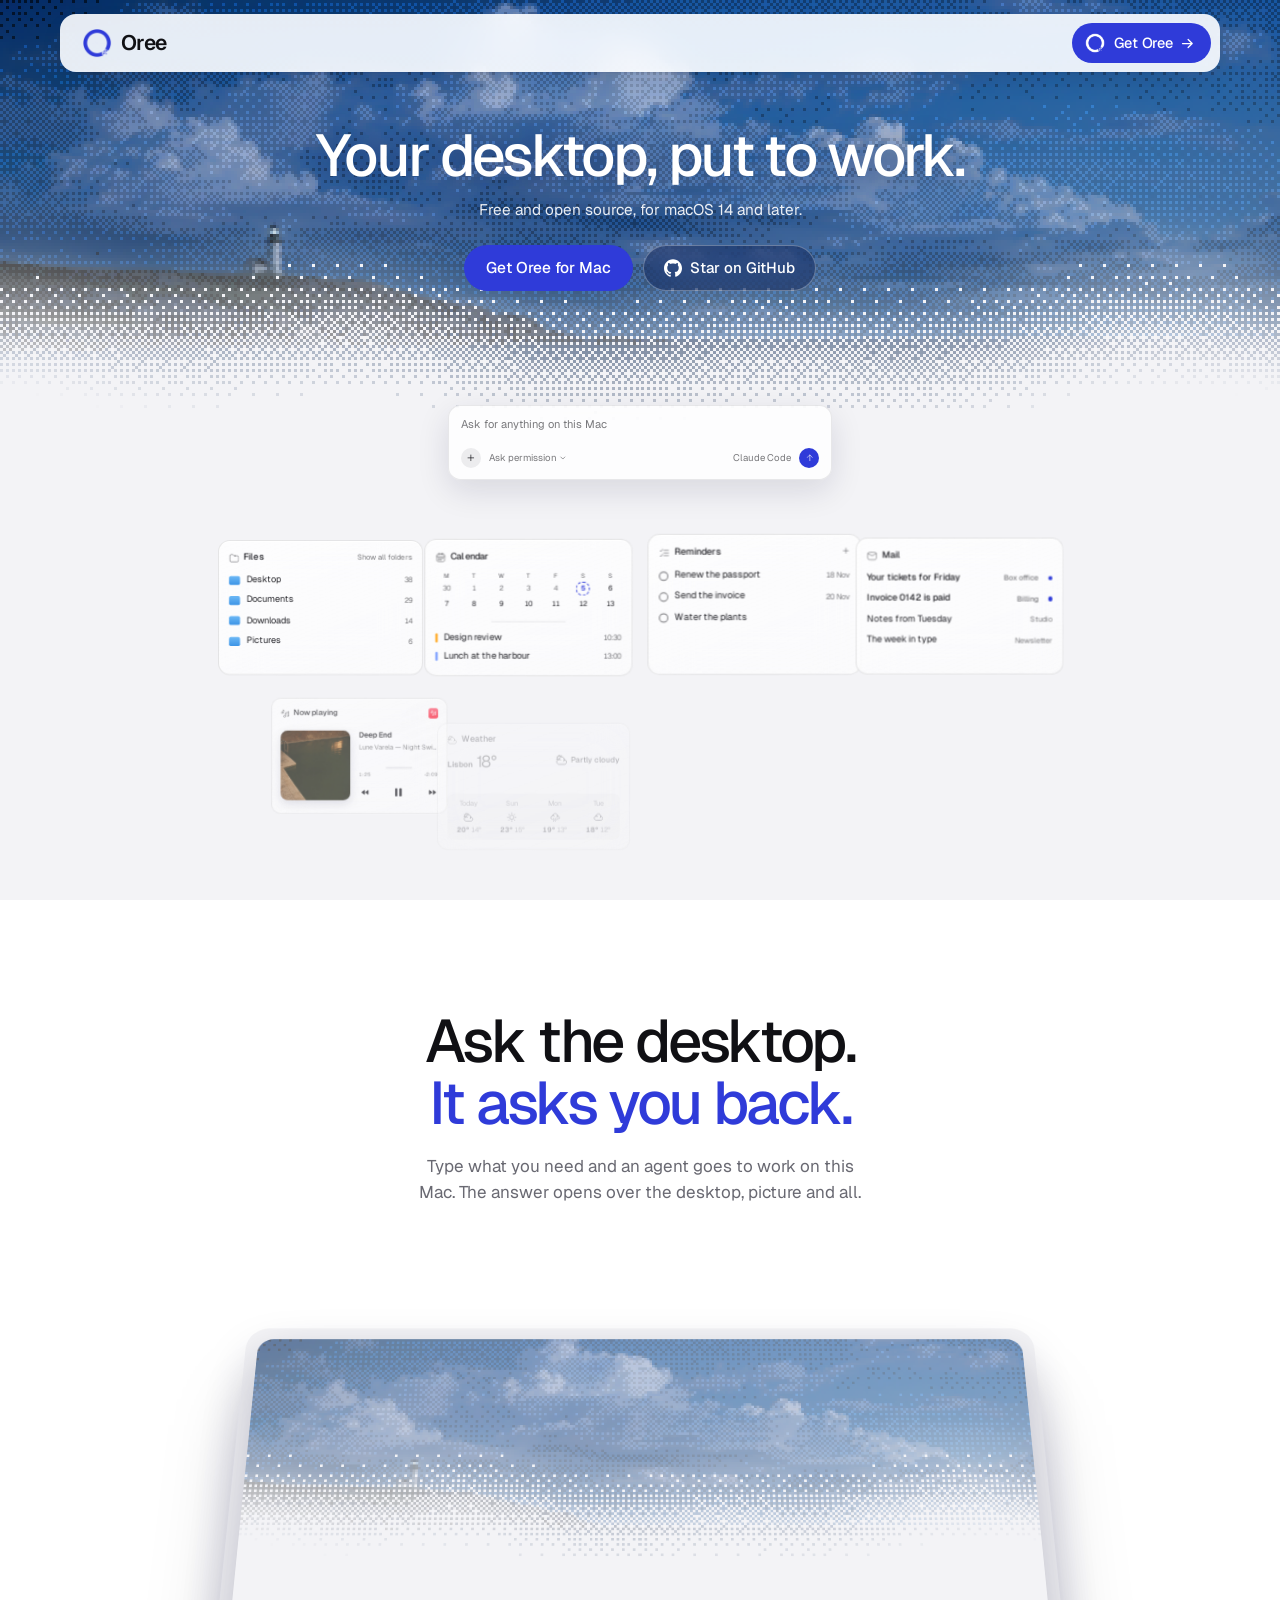
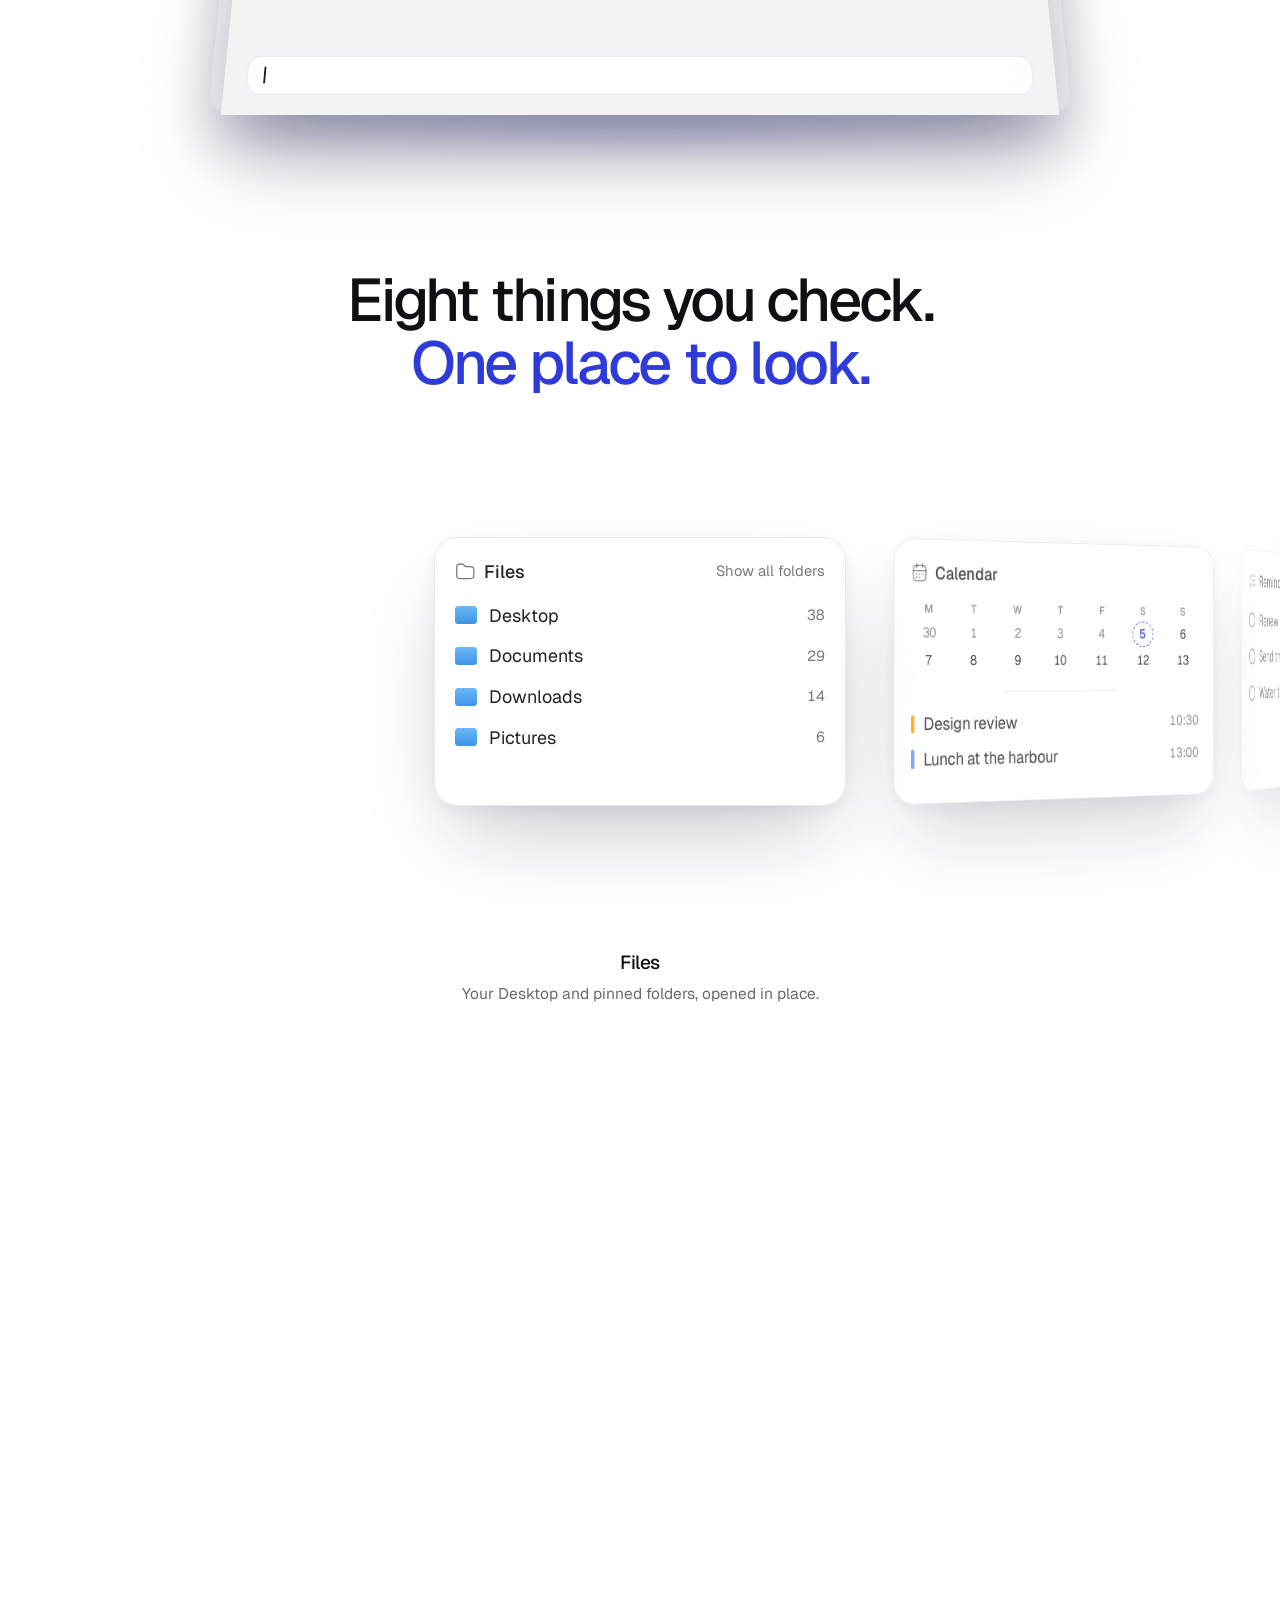
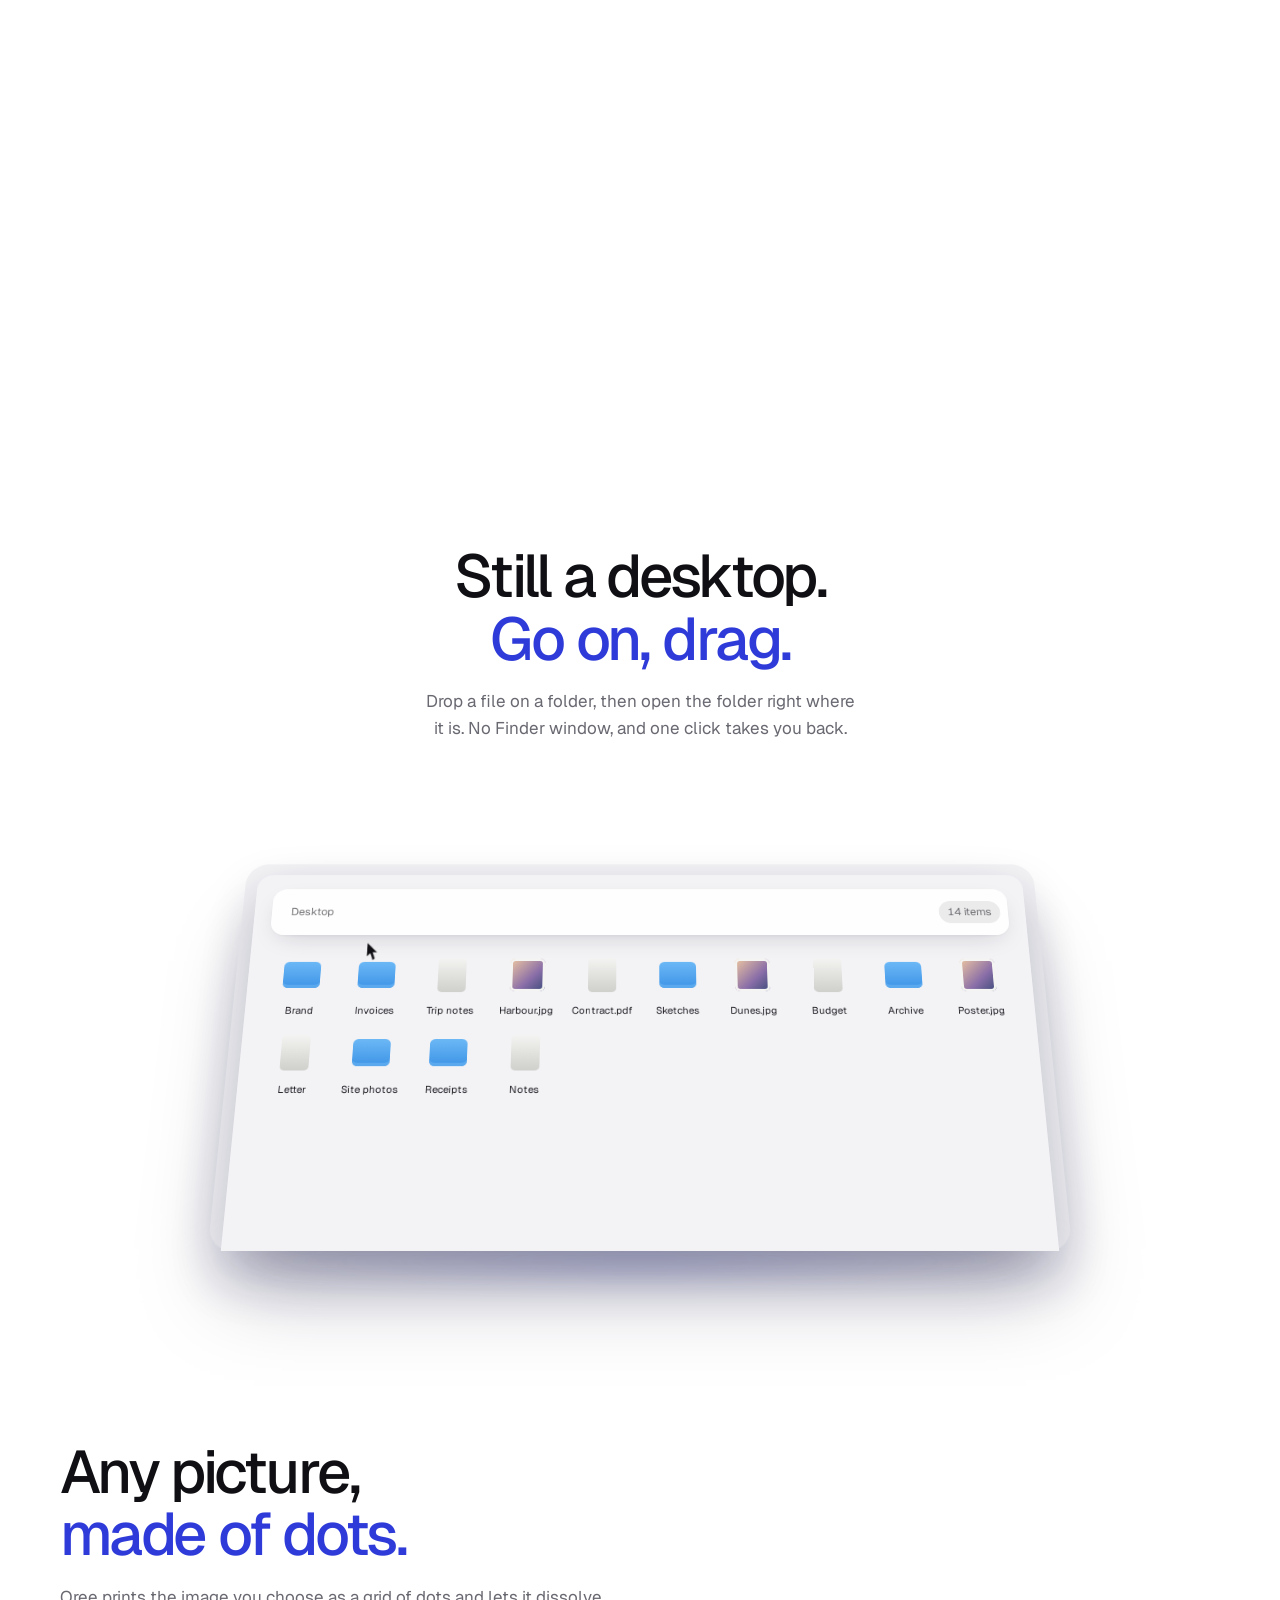
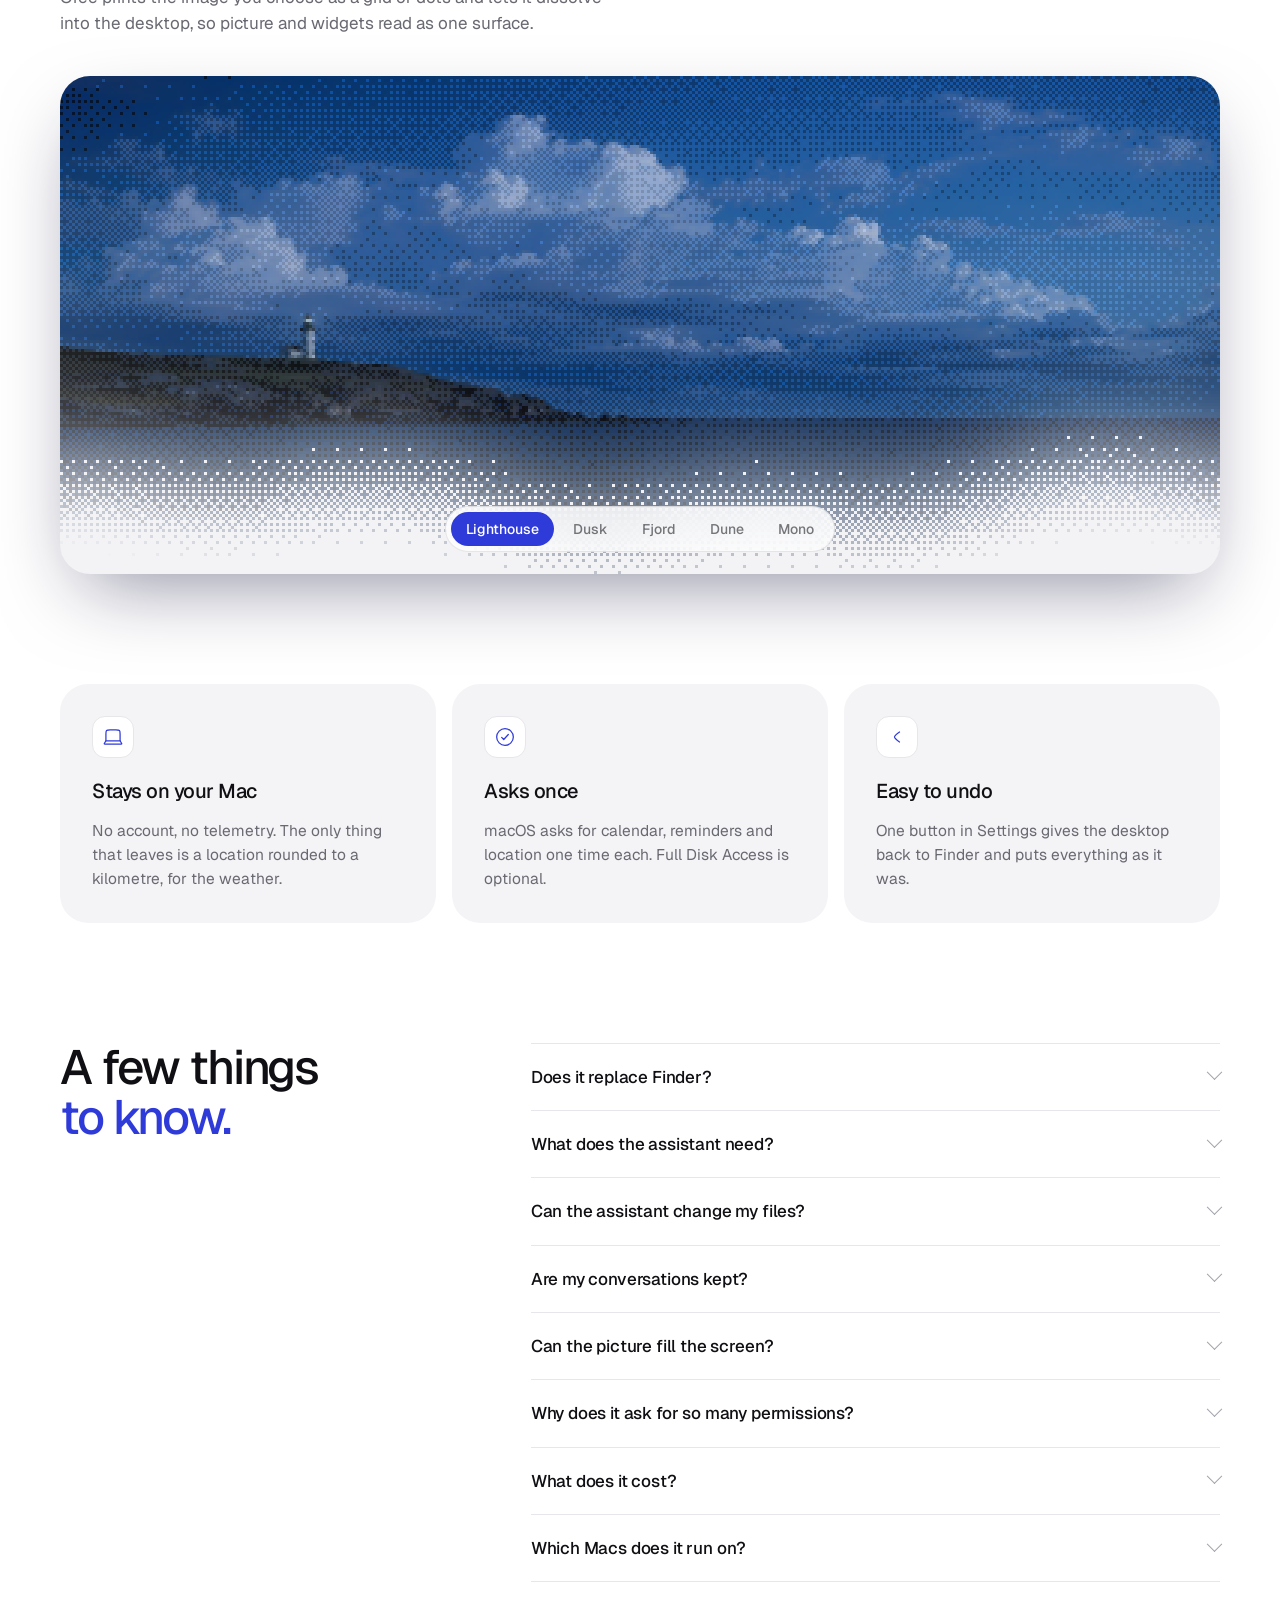
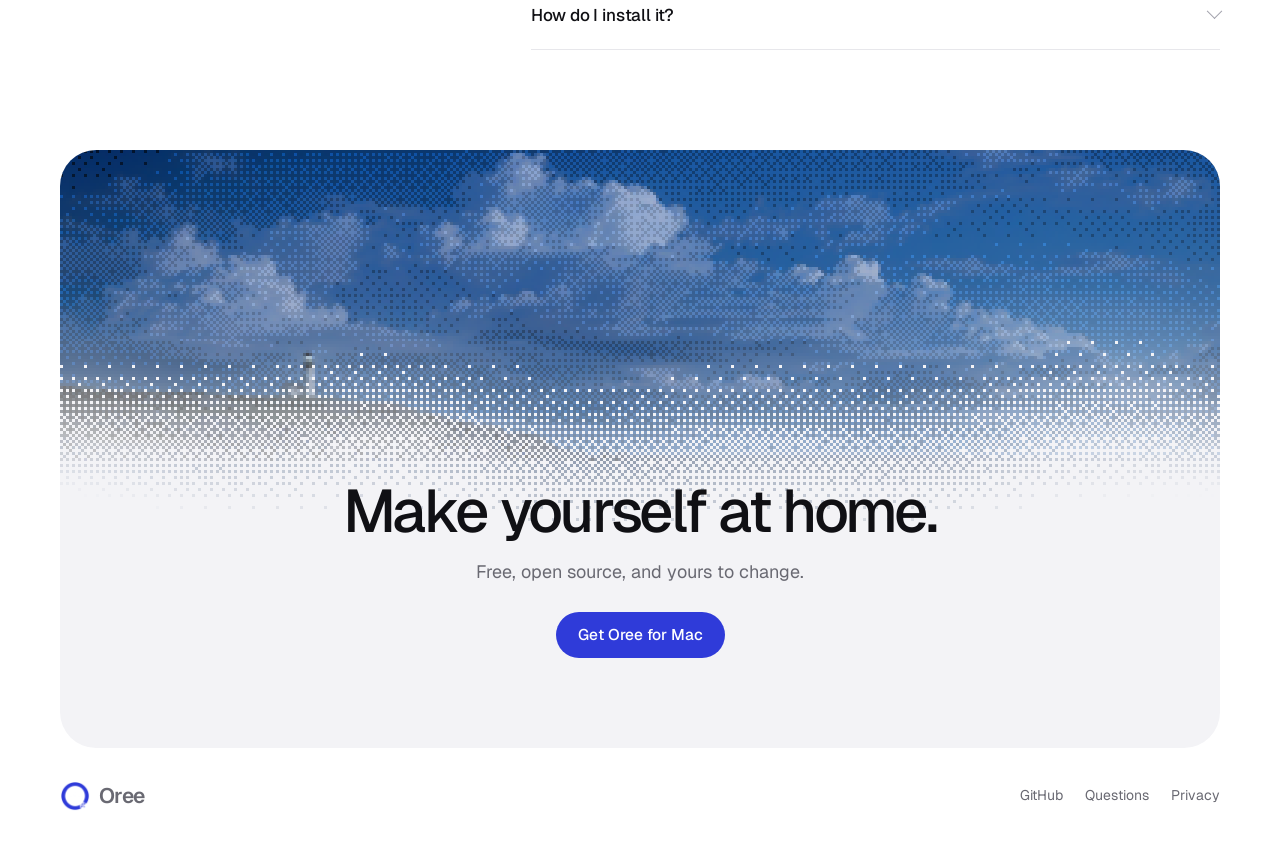
<file: site/index.html>
<!doctype html>
<html lang="en">
<head>
<meta charset="utf-8">
<meta name="viewport" content="width=device-width, initial-scale=1">
<title>Oree · Your desktop, put to work</title>
<meta name="description" content="Oree takes the place of the macOS desktop: a picture across the top, a box to ask for anything, and your files, calendar, mail and music underneath. Free and open source.">
<meta property="og:title" content="Oree · Your desktop, put to work">
<meta property="og:description" content="A macOS desktop with widgets and an assistant. Free and open source.">
<meta property="og:type" content="website">
<meta property="og:url" content="https://oree.space">
<meta property="og:image" content="https://oree.space/og.jpg?v=2">
<meta property="og:image:width" content="1200">
<meta property="og:image:height" content="630">
<meta property="og:image:alt" content="Oree, written in white over a lighthouse on the coast at dusk">
<meta name="twitter:card" content="summary_large_image">
<meta name="twitter:image" content="https://oree.space/og.jpg?v=2">
<meta name="theme-color" content="#ffffff">
<link rel="icon" type="image/png" href="favicon.png">
<link rel="apple-touch-icon" href="apple-touch-icon.png">
<link rel="preconnect" href="https://fonts.googleapis.com">
<link rel="preconnect" href="https://fonts.gstatic.com" crossorigin>
<link href="https://fonts.googleapis.com/css2?family=Geist:wght@300;400;500;600&family=Geist+Mono:wght@400;500&display=swap" rel="stylesheet">
<link rel="stylesheet" href="style.css">
</head>
<body>

<!-- A card that floats over the page as it scrolls. -->
<header class="nav">
  <div class="bar">
    <a class="brand" href="#top" aria-label="Oree, to the top"><span class="mark" aria-hidden="true"></span>Oree</a>
    <a class="get" href="https://github.com/barisbuild/oree">
      <img src="mark.png" alt="" width="20" height="20">
      <span>Get Oree</span>
      <svg data-icon="arrowLong"></svg>
    </a>
  </div>
</header>

<main id="top">

  <!-- The clutter of a desktop gathers into Oree's widgets. -->
  <section class="sw" data-sw aria-labelledby="headline">
    <div class="sw-scene" data-scene>

      <div class="sw-desk" data-desk aria-hidden="true">
        <canvas class="picture sw-photo" data-picture data-hero-picture></canvas>
        <div class="sw-menubar"><span></span><b>Finder</b><i>File</i><i>Edit</i><i>View</i><i>Go</i><em>Sat 14 Nov&ensp;9:41</em></div>
        <div class="sw-box" data-box>
          <span class="sw-prompt">Ask for anything on this Mac</span>
          <div class="sw-row"><b><svg data-icon="plus"></svg></b><span class="perm">Ask permission<svg data-icon="chevronDown"></svg></span><span class="agent">Claude Code</span><b class="send"><svg data-icon="arrowUp"></svg></b></div>
        </div>
        <div class="sw-cards" data-cards></div>
        <p class="sw-mess" data-mess aria-hidden="true">Your desktop is messy and boring.</p>
      </div>

      <div class="sw-items" data-items aria-hidden="true"></div>

      <!-- What stays once the desktop fills the screen. -->
      <div class="sw-end">
        <h1 class="sw-end-title" id="headline">Your desktop, put to work.</h1>
        <p class="sw-end-line">Free and open source, for macOS 14 and later.</p>
        <div class="sw-end-actions">
          <a class="button" href="https://github.com/barisbuild/oree">Get Oree for Mac</a>
          <a class="badge" href="https://github.com/barisbuild/oree"><svg viewBox="0 0 24 24" aria-hidden="true"><path fill="currentColor" d="M12 .297c-6.63 0-12 5.373-12 12 0 5.303 3.438 9.8 8.205 11.385.6.113.82-.258.82-.577 0-.285-.01-1.04-.015-2.04-3.338.724-4.042-1.61-4.042-1.61C4.422 18.07 3.633 17.7 3.633 17.7c-1.087-.744.084-.729.084-.729 1.205.084 1.838 1.236 1.838 1.236 1.07 1.835 2.809 1.305 3.495.998.108-.776.417-1.305.76-1.605-2.665-.3-5.466-1.332-5.466-5.93 0-1.31.465-2.38 1.235-3.22-.135-.303-.54-1.523.105-3.176 0 0 1.005-.322 3.3 1.23.96-.267 1.98-.399 3-.405 1.02.006 2.04.138 3 .405 2.28-1.552 3.285-1.23 3.285-1.23.645 1.653.24 2.873.12 3.176.765.84 1.23 1.91 1.23 3.22 0 4.61-2.805 5.625-5.475 5.92.42.36.81 1.096.81 2.22 0 1.606-.015 2.896-.015 3.286 0 .315.21.69.825.57C20.565 22.092 24 17.592 24 12.297c0-6.627-5.373-12-12-12"/></svg>Star on GitHub</a>
        </div>
      </div>
    </div>
  </section>

  <!-- The assistant: words centred, the conversation on a screen that
       starts tipped back and lies flat as it comes into view, with what
       matters about it floating at different depths in front. -->
  <section class="tilt-section" id="assistant" aria-labelledby="assistant-title">
    <div class="head centred" data-reveal>
      <h2 id="assistant-title">Ask the desktop.<br><span>It asks you back.</span></h2>
      <p>Type what you need and an agent goes to work on this Mac. The answer opens over the desktop, picture and all.</p>
    </div>
    <div class="tilt-stage" data-reveal style="--i:1">
      <div class="tilt-screen">
        <div class="app chat" aria-label="An example conversation">
          <canvas class="picture" data-picture aria-hidden="true"></canvas>
          <div class="thread" data-thread></div>
          <div class="thinking" data-thinking aria-hidden="true"><span class="dots"><i></i><i></i><i></i><i></i><i></i><i></i><i></i><i></i><i></i></span><em>Thinking</em><small data-elapsed>0.0s</small></div>
          <div class="reply"><span data-typing></span><b></b></div>
        </div>
      </div>
      <ul class="tilt-notes">
        <li style="--n:0"><span class="tile"><svg data-icon="activity"></svg></span>Works through Claude Code, on your own account</li>
        <li style="--n:1"><span class="tile"><svg data-icon="checkCircle"></svg></span>Shows you each change before it is made</li>
        <li style="--n:2"><span class="tile"><svg data-icon="laptop"></svg></span>Keeps no keys and has no account of its own</li>
      </ul>
    </div>
  </section>

  <!-- The eight widgets on a curve, turned by scrolling. -->
  <section class="round" id="widgets" data-round aria-labelledby="round-title">
    <div class="pin">
      <div class="head">
        <h2 id="round-title">Eight things you check.<br><span>One place to look.</span></h2>
      </div>
      <div class="curve"><div class="wheel" data-wheel></div></div>
      <p class="about" data-about><strong></strong><span></span></p>
    </div>
  </section>

  <!-- The files, centred on a screen that lies flat as it arrives. -->
  <section class="tilt-section" id="files" aria-labelledby="files-title">
    <div class="head centred" data-reveal>
      <h2 id="files-title">Still a desktop.<br><span>Go on, drag.</span></h2>
      <p>Drop a file on a folder, then open the folder right where it is. No Finder window, and one click takes you back.</p>
    </div>
    <div class="tilt-stage" data-reveal style="--i:1">
      <div class="tilt-screen">
        <div class="app files" data-files aria-label="A file is dragged into a folder, and the folder opens in place">
          <div class="bar"><span class="path" data-path><svg data-icon="arrowLeft"></svg><em data-where>Desktop</em></span><span class="count" data-count></span></div>
          <div class="icons" data-icons></div>
          <i class="pointer" data-pointer></i>
        </div>
      </div>
      <ul class="tilt-notes">
        <li style="--n:0"><span class="tile"><svg data-icon="folder"></svg></span>Folders open in place, not in a window</li>
        <li style="--n:1"><span class="tile"><svg data-icon="cursor"></svg></span>Reorder, drop into folders, drag out to other apps</li>
        <li style="--n:2"><span class="tile"><svg data-icon="search"></svg></span>Stacks by kind, search, rename, compress</li>
      </ul>
    </div>
  </section>

  <section class="print" id="picture" aria-labelledby="picture-title">
    <div class="head" data-reveal>
      <h2 id="picture-title">Any picture,<br><span>made of dots.</span></h2>
      <p>Oree prints the image you choose as a grid of dots and lets it dissolve into the desktop, so picture and widgets read as one surface.</p>
    </div>
    <div class="plate" data-reveal style="--i:1">
      <canvas class="picture" data-picture data-resolve aria-hidden="true"></canvas>
      <div class="swatches" role="group" aria-label="Try a picture">
        <button type="button" data-look="photo" aria-pressed="true">Lighthouse</button>
        <button type="button" data-look="dusk" aria-pressed="false">Dusk</button>
        <button type="button" data-look="fjord" aria-pressed="false">Fjord</button>
        <button type="button" data-look="dune" aria-pressed="false">Dune</button>
        <button type="button" data-look="mono" aria-pressed="false">Mono</button>
      </div>
    </div>
  </section>

  <section class="trio" aria-label="Privacy">
    <div data-reveal><span class="tile"><svg data-icon="laptop"></svg></span><h3>Stays on your Mac</h3><p>No account, no telemetry. The only thing that leaves is a location rounded to a kilometre, for the weather.</p></div>
    <div data-reveal style="--i:1"><span class="tile"><svg data-icon="checkCircle"></svg></span><h3>Asks once</h3><p>macOS asks for calendar, reminders and location one time each. Full Disk Access is optional.</p></div>
    <div data-reveal style="--i:2"><span class="tile"><svg data-icon="arrowLeft"></svg></span><h3>Easy to undo</h3><p>One button in Settings gives the desktop back to Finder and puts everything as it was.</p></div>
  </section>

  <section class="faq" id="questions" aria-labelledby="faq-title">
    <h2 id="faq-title" data-reveal>A few things<br><span>to know.</span></h2>
    <div class="list" data-reveal style="--i:1">
      <details><summary>Does it replace Finder?</summary><p>No. Oree stands in for Finder's desktop, the layer behind your windows. Finder itself keeps running, your files stay where they are, and "Show in Finder" still opens Finder.</p></details>
      <details><summary>What does the assistant need?</summary><p>Claude Code installed and signed in on your Mac. Oree drives it and holds no keys of its own. Without it, the widgets and files still work.</p></details>
      <details><summary>Can the assistant change my files?</summary><p>Yes, and it asks first. Oree shows you each change with Allow and Don't allow before it is made. If you would rather it did not ask, Bypass permissions lets it act on its own, once you have accepted the risk.</p></details>
      <details><summary>Are my conversations kept?</summary><p>Yes, on your Mac, in Oree's own folder. They come back when Oree starts again, and the agent picks each one up where it left off.</p></details>
      <details><summary>Can the picture fill the screen?</summary><p>Yes. In Settings, choose Full screen and the picture runs to every edge, with the widgets as glass over it. At the top, it fades into the desktop instead.</p></details>
      <details><summary>Why does it ask for so many permissions?</summary><p>Each one feeds a widget: Calendars and Reminders for theirs, Location for the weather, your folders for the files. macOS asks once for each, every one is optional, and nothing you allow leaves your Mac. The <a href="privacy.html">privacy page</a> lists them all.</p></details>
      <details><summary>What does it cost?</summary><p>Nothing. Oree is open source under the MIT licence. The assistant uses your own Claude plan.</p></details>
      <details><summary>Which Macs does it run on?</summary><p>macOS 14 or later. The glass surfaces need macOS 26; earlier versions get a frosted material instead.</p></details>
      <details><summary>How do I install it?</summary><p>For now you build it from source with one command, <code>./run.sh</code>. Xcode's command line tools are enough.</p></details>
    </div>
  </section>

  <section class="closing" data-reveal>
    <canvas class="picture" data-picture aria-hidden="true"></canvas>
    <h2>Make yourself at home.</h2>
    <p>Free, open source, and yours to change.</p>
    <a class="button" href="https://github.com/barisbuild/oree">Get Oree for Mac</a>
  </section>
</main>

<footer>
  <span class="brand"><span class="mark" aria-hidden="true"></span>Oree</span>
  <nav aria-label="Footer"><a href="https://github.com/barisbuild/oree">GitHub</a><a href="#questions">Questions</a><a href="privacy.html">Privacy</a></nav>
</footer>

<script type="module" src="app.js"></script>
</body>
</html>
</file>
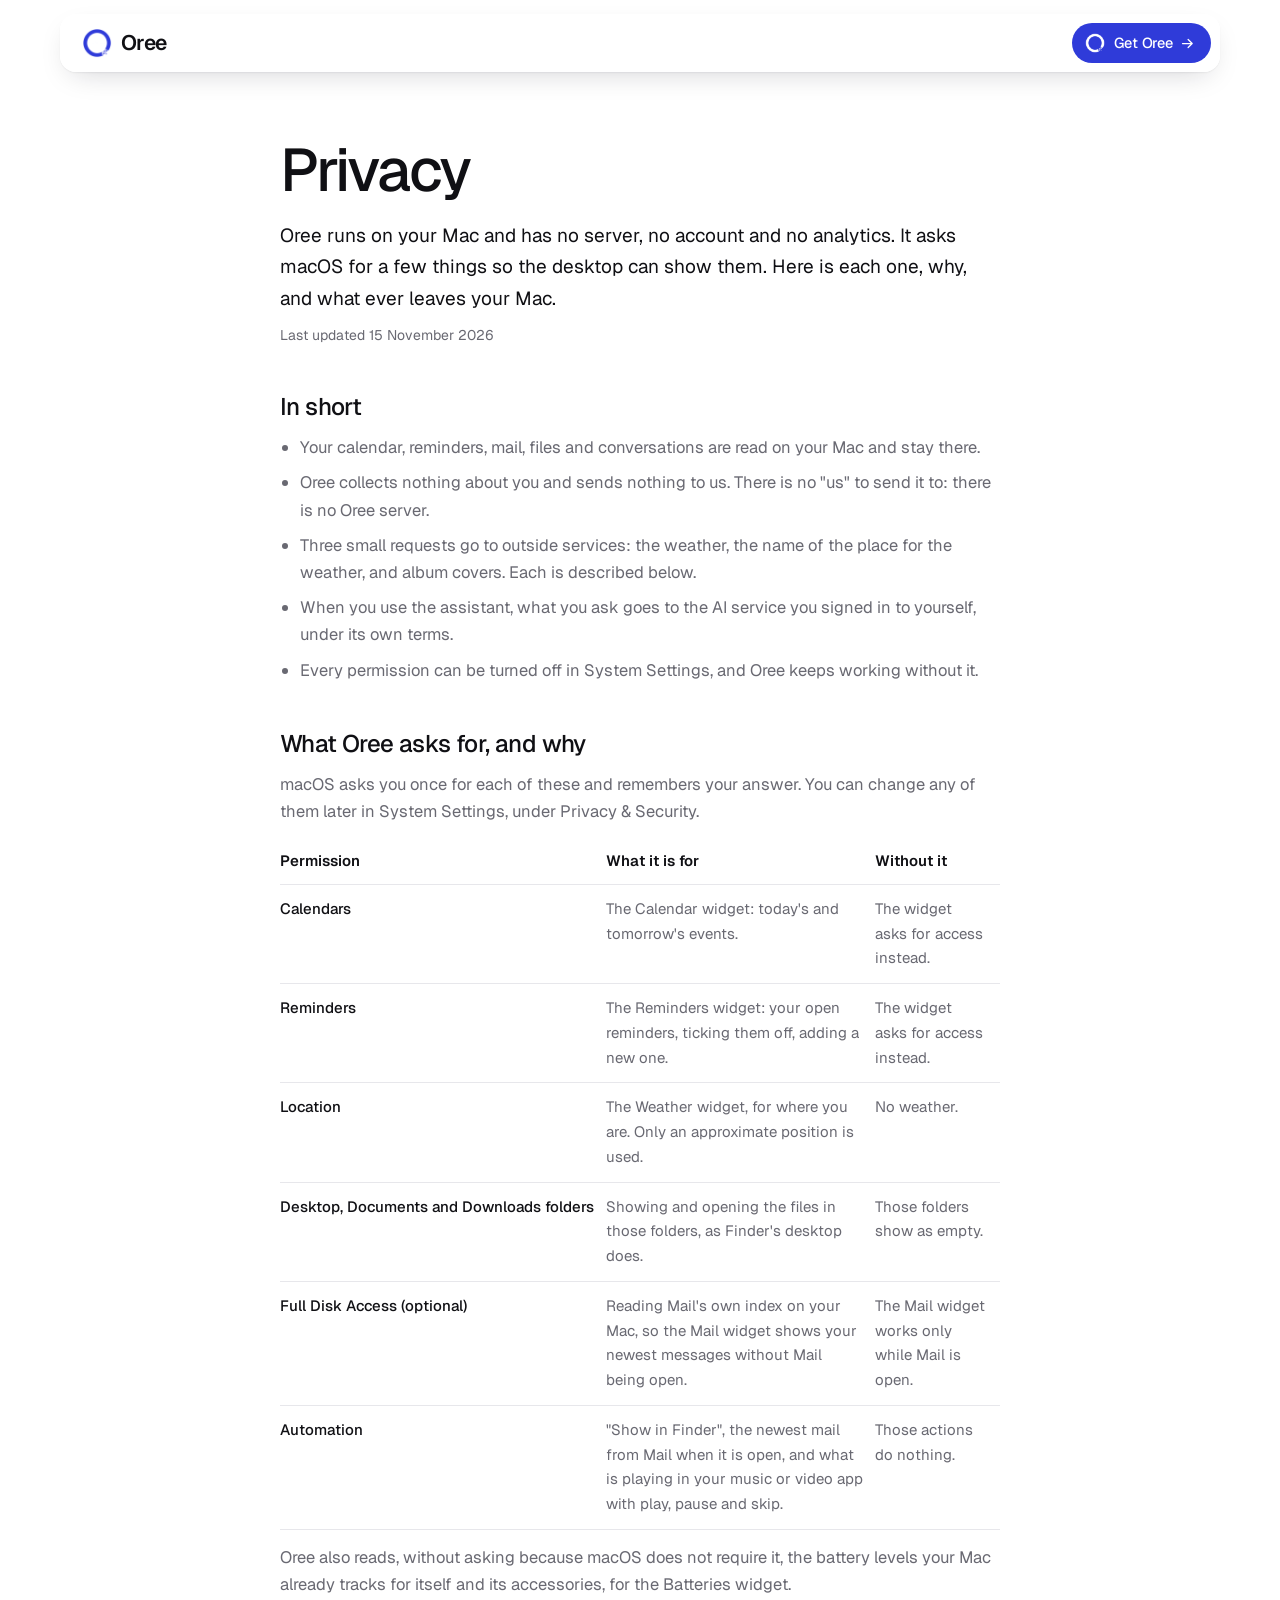
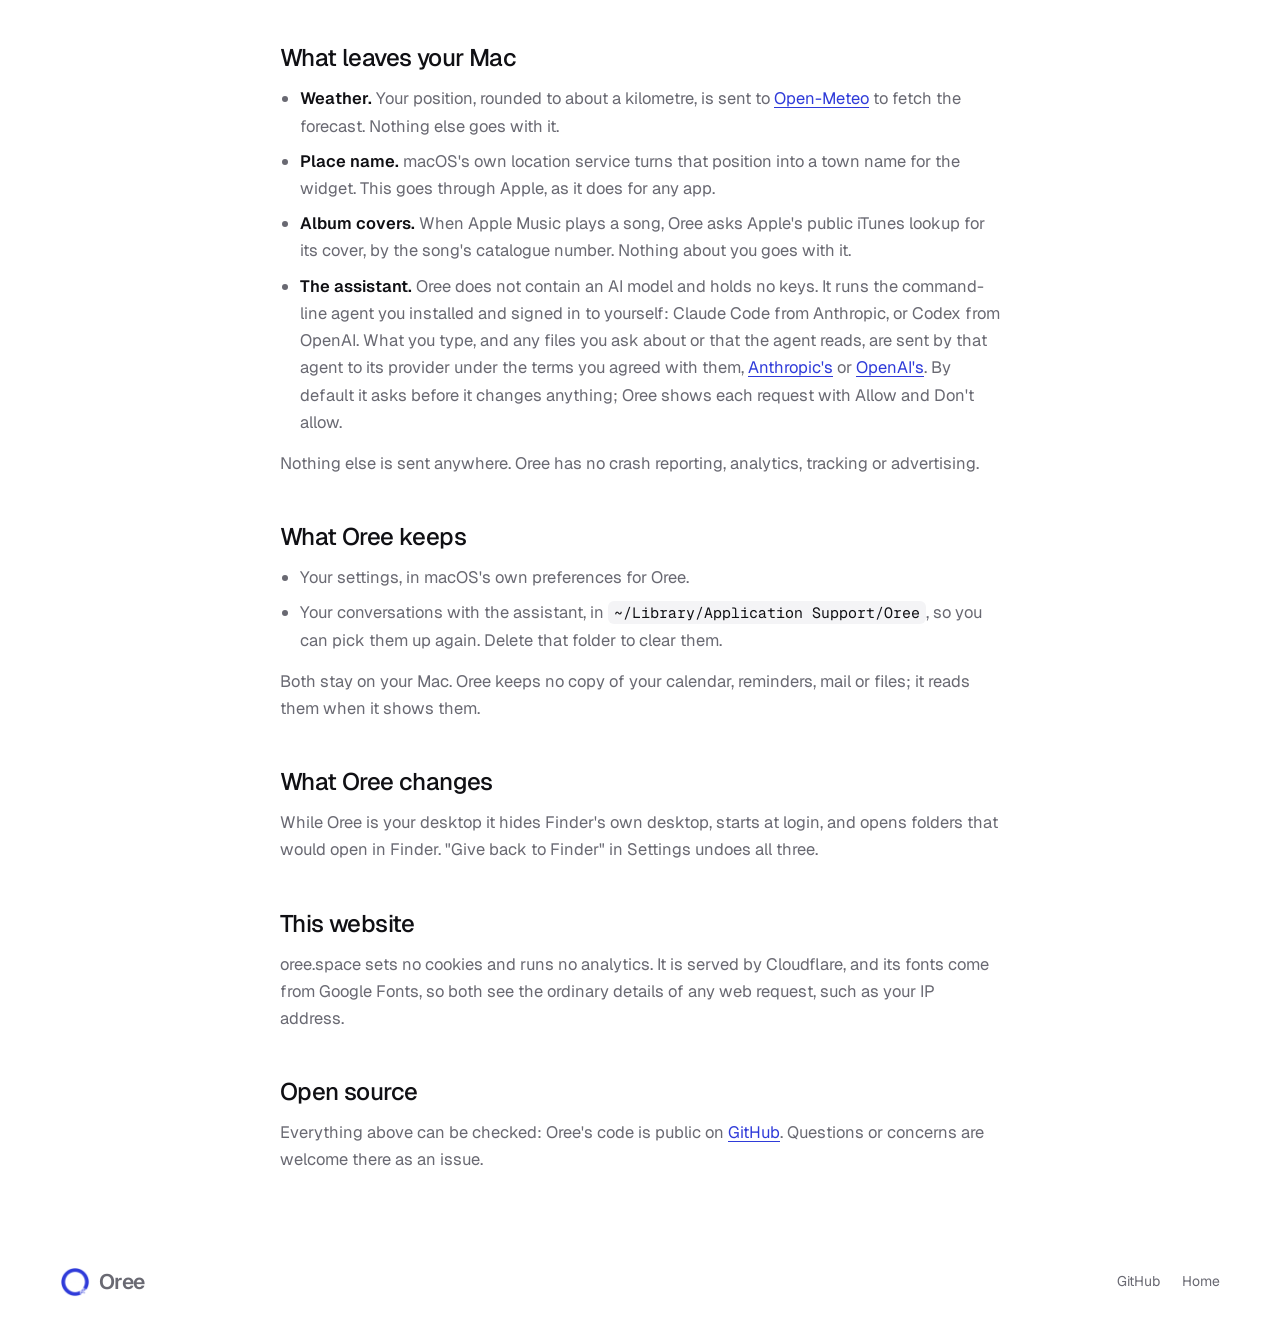
<file: site/privacy.html>
<!doctype html>
<html lang="en">
<head>
<meta charset="utf-8">
<meta name="viewport" content="width=device-width, initial-scale=1">
<title>Oree · Privacy</title>
<meta name="description" content="What Oree asks your Mac for, why, and what ever leaves it.">
<meta name="theme-color" content="#ffffff">
<link rel="icon" type="image/png" href="favicon.png">
<link rel="apple-touch-icon" href="apple-touch-icon.png">
<link rel="preconnect" href="https://fonts.googleapis.com">
<link rel="preconnect" href="https://fonts.gstatic.com" crossorigin>
<link href="https://fonts.googleapis.com/css2?family=Geist:wght@300;400;500;600&family=Geist+Mono:wght@400;500&display=swap" rel="stylesheet">
<link rel="stylesheet" href="style.css">
</head>
<body class="legal-page">

<header class="nav">
  <div class="bar">
    <a class="brand" href="/" aria-label="Oree, home"><span class="mark" aria-hidden="true"></span>Oree</a>
    <a class="get" href="https://github.com/barisbuild/oree">
      <img src="mark.png" alt="" width="20" height="20">
      <span>Get Oree</span>
      <svg viewBox="0 0 24 24" fill="none" aria-hidden="true"><path d="M4 12h15m-6-6.5L19.5 12 13 18.5" stroke="currentColor" stroke-width="2" stroke-linecap="round" stroke-linejoin="round"/></svg>
    </a>
  </div>
</header>

<main class="legal">
  <h1>Privacy</h1>
  <p class="lead">Oree runs on your Mac and has no server, no account and no analytics. It asks macOS for a few things so the desktop can show them. Here is each one, why, and what ever leaves your Mac.</p>
  <p class="updated">Last updated 15 November 2026</p>

  <h2>In short</h2>
  <ul>
    <li>Your calendar, reminders, mail, files and conversations are read on your Mac and stay there.</li>
    <li>Oree collects nothing about you and sends nothing to us. There is no "us" to send it to: there is no Oree server.</li>
    <li>Three small requests go to outside services: the weather, the name of the place for the weather, and album covers. Each is described below.</li>
    <li>When you use the assistant, what you ask goes to the AI service you signed in to yourself, under its own terms.</li>
    <li>Every permission can be turned off in System Settings, and Oree keeps working without it.</li>
  </ul>

  <h2>What Oree asks for, and why</h2>
  <p>macOS asks you once for each of these and remembers your answer. You can change any of them later in System Settings, under Privacy &amp; Security.</p>
  <table>
    <thead><tr><th>Permission</th><th>What it is for</th><th>Without it</th></tr></thead>
    <tbody>
      <tr><td>Calendars</td><td>The Calendar widget: today's and tomorrow's events.</td><td>The widget asks for access instead.</td></tr>
      <tr><td>Reminders</td><td>The Reminders widget: your open reminders, ticking them off, adding a new one.</td><td>The widget asks for access instead.</td></tr>
      <tr><td>Location</td><td>The Weather widget, for where you are. Only an approximate position is used.</td><td>No weather.</td></tr>
      <tr><td>Desktop, Documents and Downloads folders</td><td>Showing and opening the files in those folders, as Finder's desktop does.</td><td>Those folders show as empty.</td></tr>
      <tr><td>Full Disk Access (optional)</td><td>Reading Mail's own index on your Mac, so the Mail widget shows your newest messages without Mail being open.</td><td>The Mail widget works only while Mail is open.</td></tr>
      <tr><td>Automation</td><td>"Show in Finder", the newest mail from Mail when it is open, and what is playing in your music or video app with play, pause and skip.</td><td>Those actions do nothing.</td></tr>
    </tbody>
  </table>
  <p>Oree also reads, without asking because macOS does not require it, the battery levels your Mac already tracks for itself and its accessories, for the Batteries widget.</p>

  <h2>What leaves your Mac</h2>
  <ul>
    <li><strong>Weather.</strong> Your position, rounded to about a kilometre, is sent to <a href="https://open-meteo.com">Open-Meteo</a> to fetch the forecast. Nothing else goes with it.</li>
    <li><strong>Place name.</strong> macOS's own location service turns that position into a town name for the widget. This goes through Apple, as it does for any app.</li>
    <li><strong>Album covers.</strong> When Apple Music plays a song, Oree asks Apple's public iTunes lookup for its cover, by the song's catalogue number. Nothing about you goes with it.</li>
    <li><strong>The assistant.</strong> Oree does not contain an AI model and holds no keys. It runs the command-line agent you installed and signed in to yourself: Claude Code from Anthropic, or Codex from OpenAI. What you type, and any files you ask about or that the agent reads, are sent by that agent to its provider under the terms you agreed with them, <a href="https://www.anthropic.com/legal/privacy">Anthropic's</a> or <a href="https://openai.com/policies/privacy-policy/">OpenAI's</a>. By default it asks before it changes anything; Oree shows each request with Allow and Don't allow.</li>
  </ul>
  <p>Nothing else is sent anywhere. Oree has no crash reporting, analytics, tracking or advertising.</p>

  <h2>What Oree keeps</h2>
  <ul>
    <li>Your settings, in macOS's own preferences for Oree.</li>
    <li>Your conversations with the assistant, in <code>~/Library/Application Support/Oree</code>, so you can pick them up again. Delete that folder to clear them.</li>
  </ul>
  <p>Both stay on your Mac. Oree keeps no copy of your calendar, reminders, mail or files; it reads them when it shows them.</p>

  <h2>What Oree changes</h2>
  <p>While Oree is your desktop it hides Finder's own desktop, starts at login, and opens folders that would open in Finder. "Give back to Finder" in Settings undoes all three.</p>

  <h2>This website</h2>
  <p>oree.space sets no cookies and runs no analytics. It is served by Cloudflare, and its fonts come from Google Fonts, so both see the ordinary details of any web request, such as your IP address.</p>

  <h2>Open source</h2>
  <p>Everything above can be checked: Oree's code is public on <a href="https://github.com/barisbuild/oree">GitHub</a>. Questions or concerns are welcome there as an issue.</p>
</main>

<footer>
  <span class="brand"><span class="mark" aria-hidden="true"></span>Oree</span>
  <nav aria-label="Footer"><a href="https://github.com/barisbuild/oree">GitHub</a><a href="/">Home</a></nav>
</footer>

</body>
</html>
</file>
<file: site/style.css>
:root {
  /* The page: white, a soft grey, and one blue. */
  --bg: #ffffff;
  --panel: #f4f4f6;
  --line: #e7e7eb;
  --ink: #101014;
  --soft: #696972;
  --faint: #a3a3ad;
  --blue: #2f3bd9;
  --blue-soft: #eceefd;
  /* The app shown on it, in its light appearance. */
  --app: #f3f3f6;
  --app-card: #ffffff;
  --app-line: rgb(16 16 30 / 0.09);
  --app-text: rgb(16 16 22 / 0.93);
  --app-soft: rgb(16 16 22 / 0.56);
  --app-blue: #2f3bd9;
  --green: #30d158;
  --sans: "Geist", ui-sans-serif, system-ui, -apple-system, "Helvetica Neue", sans-serif;
  --mono: "Geist Mono", ui-monospace, "SF Mono", Menlo, monospace;
  --page: min(1160px, 100vw - 40px);
  --out: cubic-bezier(0.22, 1, 0.36, 1);
  color-scheme: light;
}

* { box-sizing: border-box; }
html { scroll-behavior: smooth; background: var(--bg); }

body {
  margin: 0;
  background: var(--bg);
  color: var(--ink);
  font: 400 16px/1.55 var(--sans);
  -webkit-font-smoothing: antialiased;
  text-rendering: optimizeLegibility;
}

h1, h2, h3, p, ul, ol { margin: 0; }
ul, ol { padding: 0; list-style: none; }
a { color: inherit; text-decoration: none; }
button { font: inherit; color: inherit; }
svg[data-icon] { width: 1em; height: 1em; flex: none; }
canvas.picture { display: block; width: 100%; image-rendering: pixelated; }
:focus-visible { outline: 2px solid var(--blue); outline-offset: 3px; border-radius: 8px; }

/* ---- Nav */

/* The header: a white card floating over the page, there at every scroll. */
.nav { position: fixed; top: 14px; left: 0; right: 0; z-index: 30; padding: 0 20px; pointer-events: none; }
.bar {
  display: flex; align-items: center; gap: 44px; max-width: 1160px; height: 58px; margin: 0 auto; padding: 0 9px 0 22px;
  border-radius: 16px; background: rgb(255 255 255 / 0.9); backdrop-filter: blur(16px) saturate(1.6);
  box-shadow: 0 1px 2px rgb(16 16 30 / 0.06), 0 10px 30px -12px rgb(16 16 30 / 0.22); pointer-events: auto;
}
.brand { display: inline-flex; align-items: center; gap: 9px; font-weight: 600; font-size: 21px; letter-spacing: -0.035em; }
.mark { width: 30px; height: 30px; background: url("mark.png") center / contain no-repeat; }
/* Across from the name: one quiet pill. */
.get {
  display: inline-flex; align-items: center; gap: 7px; height: 40px; margin-left: auto; padding: 0 16px 0 13px;
  border-radius: 999px; background: var(--blue); color: #fff; font-size: 14.5px; font-weight: 500; letter-spacing: -0.01em;
  transition: background 0.2s, transform 0.2s var(--out);
}
/* The mark, in white, before the words. */
.get img { width: 20px; height: 20px; margin-right: 2px; filter: brightness(0) invert(1); }
.get svg { width: 15px; height: 15px; transition: transform 0.25s var(--out); }
.get:hover { background: #2530c4; }
.get:hover svg { transform: translateX(2px); }
.get:active { transform: scale(0.97); }

.button {
  display: inline-flex;
  align-items: center;
  height: 46px;
  padding: 0 22px;
  border-radius: 999px;
  background: var(--blue);
  color: #fff;
  font-weight: 500;
  font-size: 15.5px;
  transition: transform 0.25s var(--out), background 0.2s, box-shadow 0.25s;
}
.button:hover { background: #2530c4; transform: translateY(-1px); box-shadow: 0 8px 24px rgb(47 59 217 / 0.26); }
.button:active { transform: scale(0.98); }
.button.small { height: 36px; padding: 0 16px; font-size: 14px; }

h1, h2 { font-weight: 500; letter-spacing: -0.045em; text-wrap: balance; }
h2 { font-size: clamp(32px, 4.8vw, 60px); line-height: 1.04; }
h2 span { color: var(--blue); }
.eyebrow { font: 500 12.5px/1 var(--mono); letter-spacing: 0.08em; text-transform: uppercase; color: var(--blue); }

/* ---- Hero: a cursor sweeps the clutter of a desktop into Oree. The script
   sets each moving part's place from how far the page has scrolled; this
   keeps only looks, the arrivals on load and the idle drift. */

.sw { position: relative; height: 100vh; }

.sw-scene {
  position: sticky;
  top: 0;
  height: 100vh;
  /* The desktop reaches up under the header. */
  overflow: visible;
}

/* ---- The clutter: files left lying on the desktop */

.sw-items { position: absolute; inset: 0; z-index: 2; pointer-events: none; }
/* The opening line, written across the middle of the clutter, above it. */
.sw-desk > .sw-mess { position: absolute; inset: 60% 12% 4%; z-index: 3; display: grid; place-content: center; margin: 0; text-align: center; font-size: clamp(30px, 3cqw, 56px); font-weight: 700; line-height: 1.05; letter-spacing: -0.04em; color: var(--ink); text-shadow: 0 0 1.2em var(--app), 0 0 0.4em var(--app); pointer-events: none; }
.sw-item { position: absolute; left: 0; top: 0; will-change: transform, opacity; }
/* Arrival on load, then a slow drift of its own: the page breathes before
   anyone scrolls. */
.sw-item > .icon {
  opacity: 0;
  scale: 0.6;
  transition: opacity 0.5s var(--out), scale 0.7s cubic-bezier(0.34, 1.56, 0.64, 1);
  transition-delay: calc(var(--n) * 25ms);
  animation: sw-drift var(--dur) ease-in-out var(--delay) infinite alternate;
}
.sw-scene.on .sw-item > .icon { opacity: 1; scale: 1; }
@keyframes sw-drift {
  from { transform: translate(0, 0) rotate(calc(var(--tilt) * -1deg)); }
  to { transform: translate(var(--dx), var(--dy)) rotate(calc(var(--tilt) * 1deg)); }
}
.sw-item .icon span { color: var(--ink); }
.sw-item .icon.picked span { color: #fff; }

/* A few kinds the main page does not draw. */
.icon.cal b::before { width: 36px; height: 38px; border-radius: 8px; background: linear-gradient(#ff5a4f 0 30%, #fff 30%); box-shadow: 0 0 0 1px rgb(16 16 30 / 0.08) inset; }
.icon.note b::before { width: 34px; height: 40px; border-radius: 5px; background: repeating-linear-gradient(#fff 0 7px, #e8e8ee 7px 8px), #fff; box-shadow: 0 0 0 1px rgb(16 16 30 / 0.1) inset; }
.icon.eml b::before { width: 42px; height: 30px; border-radius: 5px; background: linear-gradient(160deg, #6fc3ff, #2f7bf6); clip-path: polygon(0 0, 50% 55%, 100% 0, 100% 100%, 0 100%); }
.icon.mp3 b::before { width: 40px; height: 40px; border-radius: 9px; background: radial-gradient(circle at 30% 30%, #9db0ff, #2f3bd9 60%, #14186b); }

/* ---- The desktop the clutter becomes. 1em inside it is 1% of its width. */

.sw-desk {
  --frame: 1;
  --photo: 1;
  position: absolute;
  left: 50%;
  /* The whole window, from under the header to the fold. */
  top: 50%;
  width: 100%;
  height: 100vh;
  container-type: inline-size;
  background: rgb(243 243 246 / var(--frame));
  transform: translate(-50%, -50%);
  color: var(--app-text);
}
/* Sized by the narrower of width and height, so the two rows of widgets
   end above the fold on a wide, short window too. */
.sw-desk > * { font-size: min(0.82cqw, 1.28vh); }

.sw-photo { position: absolute; inset: 0 0 auto; height: 47%; opacity: var(--photo, 0); }
/* Hidden where the header card covers it; shown on phones. */
.sw-menubar { position: absolute; inset: 0 0 auto; display: none; align-items: center; gap: 1.4em; height: 2.5em; padding: 0 1.1em; font-size: 0.95cqw; color: #fff; text-shadow: 0 1px 3px rgb(0 0 30 / 0.35); opacity: var(--photo, 0); }
.sw-menubar span { width: 0.95em; height: 0.95em; border: 0.24em solid currentColor; border-radius: 50%; }
.sw-menubar b { font-weight: 600; }
.sw-menubar i { font-style: normal; opacity: 0.86; }
.sw-menubar em { margin-left: auto; font-style: normal; }

.sw-box {
  position: absolute; top: 45%; left: 35%; width: 30%; z-index: 2;
  padding: 1em 1.1em; border: 1px solid var(--app-line); border-radius: 1.2em;
  background: rgb(255 255 255 / 0.82); backdrop-filter: blur(18px) saturate(1.4);
  box-shadow: 0 1em 3em rgb(20 20 60 / 0.12);
}
.sw-prompt { display: block; margin-bottom: 1.3em; font-size: 1.06em; color: var(--app-soft); }
.sw-row { display: flex; align-items: center; justify-content: space-between; color: var(--app-soft); font-size: 0.92em; }
.sw-row span { display: inline-flex; align-items: center; gap: 0.5em; }
.sw-row { justify-content: flex-start; gap: 0.8em; }
.sw-row b { display: grid; place-items: center; width: 2.1em; height: 2.1em; border-radius: 50%; background: rgb(16 16 30 / 0.07); color: var(--app-text); }
.sw-row .perm { gap: 0.2em; }
.sw-row .agent { margin-left: auto; }
.sw-row b.send { background: var(--app-blue); color: #fff; }

.sw-cards { position: absolute; inset: 60% 17% auto; z-index: 1; display: grid; grid-template-columns: repeat(4, 1fr); gap: 0.8em; }
.sw-cards .w { font-size: 0.86em; opacity: 0; will-change: transform, opacity; }

/* ---- The words over the sky, there from the start. */

.sw-end {
  position: absolute; left: 0; right: 0; top: calc(6% + 72px); z-index: 5;
  display: grid; justify-items: center; gap: 14px; padding: 0 20px; text-align: center; color: #fff;
  opacity: 0; transform: translateY(16px); visibility: hidden;
  transition: opacity 0.7s var(--out), transform 0.8s var(--out), visibility 0s 0.8s;
}
.sw-scene.on .sw-end { opacity: 1; transform: none; visibility: visible; transition-delay: 0.15s; transition-property: opacity, transform, visibility; transition-duration: 0.7s, 0.8s, 0s; }
.sw-end-title { font-size: clamp(36px, 4.6vw, 64px); font-weight: 500; line-height: 1; letter-spacing: -0.045em; text-shadow: 0 2px 24px rgb(0 10 60 / 0.35); }
.sw-end-line { font-size: clamp(15px, 1.2vw, 18px); opacity: 0.9; text-shadow: 0 1px 10px rgb(0 10 60 / 0.4); }
.sw-end-actions { display: flex; flex-wrap: wrap; justify-content: center; gap: 10px; margin-top: 8px; }
.badge {
  display: inline-flex; align-items: center; gap: 8px; height: 46px; padding: 0 20px; border-radius: 999px;
  border: 1px solid rgb(255 255 255 / 0.3); background: rgb(14 20 60 / 0.42); backdrop-filter: blur(14px) saturate(1.4);
  color: #fff; font-size: 15px; font-weight: 500; transition: background 0.2s;
}
.badge:hover { background: rgb(14 20 60 / 0.56); }
.badge svg { width: 18px; height: 18px; }




/* ---- A widget. Everything inside is in ems, so it scales with its font. */

.w { display: flex; flex-direction: column; gap: 0.9em; height: 15em; padding: 1.1em; overflow: hidden; border: 1px solid rgb(0 0 0 / 0.09); border-radius: 1.3em; background: linear-gradient(160deg, rgb(255 255 255 / 0.82), rgb(255 255 255 / 0.62)); -webkit-backdrop-filter: blur(22px) saturate(1.6); backdrop-filter: blur(22px) saturate(1.6); box-shadow: inset 0 1px 0 rgb(255 255 255 / 0.9); color: var(--app-text); text-align: left; }
.w h3 { display: flex; align-items: center; gap: 0.5em; font-size: 1em; font-weight: 500; letter-spacing: 0; }
.w h3 svg { color: var(--app-soft); font-size: 1.15em; }
.w h3 em { font-style: normal; font-weight: 400; color: var(--app-soft); }
.w h3 a { margin-left: auto; font-size: 0.82em; font-weight: 400; color: var(--app-soft); }
.w h3 a.add svg { color: var(--app-soft); font-size: 1.1em; }

.rows { display: grid; gap: 0.72em; }
.rows li { display: flex; align-items: center; gap: 0.65em; white-space: nowrap; }
.rows li > i { margin-left: auto; padding-left: 0.6em; font-style: normal; font-size: 0.82em; color: var(--app-soft); font-variant-numeric: tabular-nums; }
.fold { width: 1.25em; height: 1em; border-radius: 0.2em; background: linear-gradient(#6cb8f6, #3d94e6); }
.events b { width: 0.22em; height: 1.05em; border-radius: 1px; background: var(--c); }
/* As in the app: two weeks, today ringed with a dashed line, then a short rule. */
.fortnight { display: grid; grid-template-columns: repeat(7, 1fr); gap: 0.15em 0; margin: -0.2em -0.35em 0; text-align: center; font-size: 0.78em; font-variant-numeric: tabular-nums; }
.fortnight b { font-size: 0.85em; font-weight: 500; color: var(--app-soft); }
.fortnight i { justify-self: center; width: 2em; padding: 0.1em 0; border: 1px dashed transparent; border-radius: 1em; font-style: normal; }
.fortnight i.past { color: var(--app-soft); }
.fortnight i.today { border-color: var(--app-blue); color: var(--app-blue); font-weight: 600; }
.rule { width: 40%; margin: 0.1em auto; border: 0; border-top: 1px solid var(--app-line); }
.w:has(.fortnight) .rows { gap: 0.45em; }
.todo li { cursor: pointer; transition: opacity 0.3s; }
.todo b { display: grid; place-items: center; width: 1em; height: 1em; border: 0.12em solid var(--app-soft); border-radius: 50%; transition: background 0.2s, border-color 0.2s; }
.todo li.done { opacity: 0.4; text-decoration: line-through; }
.todo li.done b { background: var(--app-blue); border-color: var(--app-blue); }
.rows li > i { color: var(--app-soft); }
.mail b { flex: none; width: 0.45em; height: 0.45em; margin-left: 0.5em; border-radius: 50%; }
.mail .unread { font-weight: 500; }
.mail .unread b { background: var(--app-blue); }
.mail li { overflow: hidden; }

/* As in the app: a large cover, and beside it, hanging from its top edge,
   the app it plays in, the title and the artist; the controls on its foot. */
.playing { display: flex; gap: 1.1em; align-items: flex-start; margin: auto 0; }
.cover { flex: none; width: 9em; height: 9em; border-radius: 0.9em; background: #2a2a1c url("cover.jpg") center / cover; box-shadow: 0 0.5em 1.2em rgb(20 20 60 / 0.16); }
.playing div { display: flex; flex-direction: column; gap: 0.25em; height: 9em; min-width: 0; flex: 1; }
.playing strong { font-size: 0.95em; font-weight: 600; line-height: 1.3; display: -webkit-box; -webkit-line-clamp: 2; -webkit-box-orient: vertical; overflow: hidden; }
.playing small { font-size: 0.85em; color: var(--app-soft); white-space: nowrap; overflow: hidden; text-overflow: ellipsis; }
.w h3 .app { display: grid; place-items: center; width: 1.25em; height: 1.25em; margin-left: auto; border-radius: 0.3em; background: linear-gradient(#fb5c74, #fa233b); color: #fff; }
.w h3 .app svg { color: #fff; font-size: 0.8em; }
.progress { display: grid; gap: 0.3em; margin-top: auto; }
.progress .bar { height: 0.28em; border-radius: 1em; background: rgb(16 16 30 / 0.08); overflow: hidden; }
.progress .bar i { display: block; width: 38%; height: 100%; border-radius: 1em; background: var(--app-soft); animation: play 129s linear forwards; }
@keyframes play { to { width: 100%; } }
.progress .times { display: flex; justify-content: space-between; font-size: 0.66em; color: var(--app-soft); font-variant-numeric: tabular-nums; }
.progress .times i { font-style: normal; }
/* As Apple draws them: bare symbols, the middle one larger. */
.controls { display: flex; align-items: center; justify-content: space-between; margin: 0.35em -0.4em 0; }
.controls i, .controls b { display: grid; place-items: center; width: 2.2em; height: 2.2em; }
.controls svg { width: 1.3em; height: 1.3em; color: var(--app-text); }
.controls b svg { width: 1.75em; height: 1.75em; }

/* As in the app: two columns from one top line, where and how warm on the
   left, the sky, what it is doing and the day's range on the right; the
   days ahead on a panel of their own. */
.weather { display: flex; flex-direction: column; flex: 1; }
.now { display: flex; align-items: flex-start; gap: 0.6em; }
.now div { display: flex; align-items: baseline; gap: 0.45em; }
.now div small { font-size: 0.92em; font-weight: 600; }
.now strong { font-size: 1.9em; font-weight: 300; line-height: 1; letter-spacing: -0.03em; }
.now span { display: flex; align-items: center; gap: 0.4em; margin-left: auto; }
.now span svg { width: 1.4em; height: 1.4em; }
.now span small { font-size: 0.92em; font-weight: 500; }
.now span i { font-style: normal; font-size: 0.8em; color: var(--app-soft); font-variant-numeric: tabular-nums; }
.weather ol { display: grid; grid-template-columns: repeat(4, 1fr); margin-top: auto; padding: 0.65em 0; border-radius: 0.9em; background: rgb(16 16 30 / 0.045); text-align: center; font-size: 0.82em; color: var(--app-soft); }
.weather ol li { display: grid; justify-items: center; gap: 0.4em; }
.weather ol svg { width: 1.45em; height: 1.45em; color: var(--app-text); }
.weather ol i { font-style: normal; font-variant-numeric: tabular-nums; }
.weather ol i b { font-weight: 600; color: var(--app-text); }

@property --fill { syntax: "<number>"; inherits: true; initial-value: 0; }
.rings { display: grid; grid-template-columns: repeat(2, 4.2em); gap: 0.9em 2.2em; place-content: center; flex: 1; padding-bottom: 0.3em; }
.ring { --fill: var(--level); position: relative; display: grid; place-items: center; aspect-ratio: 1; border-radius: 50%; transition: --fill 1.2s var(--out); }
.ring::before { content: ""; position: absolute; inset: 0; border-radius: 50%; background: conic-gradient(var(--green) calc(var(--fill) * 1%), rgb(16 16 30 / 0.08) 0); -webkit-mask: radial-gradient(closest-side, transparent 83%, #000 84%); mask: radial-gradient(closest-side, transparent 83%, #000 84%); }
.ring svg { grid-area: 1 / 1; font-size: 1.75em; }
/* Charging, as macOS shows it: a small bolt in a gap at the top of the ring. */
.ring.charging::before { background: conic-gradient(from 18deg, var(--green) calc(var(--fill) * 3.24deg), rgb(16 16 30 / 0.08) 0 324deg, transparent 0); }
.ring .bolt { position: absolute; top: -0.42em; left: 50%; transform: translateX(-50%); display: grid; color: var(--green); }
.ring .bolt svg { font-size: 0.85em; }

.focus { display: grid; grid-template-columns: 1fr auto; align-items: center; flex: 1; }
.focus strong { font-size: 3.6em; font-weight: 300; letter-spacing: -0.03em; font-variant-numeric: tabular-nums; }
.focus .keys { display: flex; align-items: center; gap: 0.5em; }
.focus button { display: grid; place-items: center; width: 3.2em; height: 3.2em; border: 0; border-radius: 50%; background: rgb(16 16 30 / 0.08); color: inherit; font-size: 1.1em; cursor: pointer; transition: background 0.2s, transform 0.2s var(--out); }
.focus button.again { width: 2.4em; height: 2.4em; font-size: 0.95em; }
.focus button[hidden] { display: none; }
.focus button:hover { background: rgb(16 16 30 / 0.16); transform: scale(1.06); }
/* The ruler runs edge to edge across the card and fades at both ends. */
.ruler { position: relative; grid-column: 1 / -1; align-self: end; height: 2.75em; margin: 0 -1.1em -0.2em; overflow: hidden; touch-action: none; -webkit-mask-image: linear-gradient(90deg, transparent, #000 20%, #000 80%, transparent); mask-image: linear-gradient(90deg, transparent, #000 20%, #000 80%, transparent); }
.ruler.free { cursor: ew-resize; }
.scale { position: absolute; left: 50%; top: 0; transition: transform 0.25s linear; }
.scale i { position: absolute; left: calc(var(--m) * 0.75em); top: 0.3em; width: 1px; height: 0.5em; background: var(--app-soft); }
.scale i.major { height: 0.95em; }
.scale i.past { opacity: 0.35; }
.scale b { position: absolute; top: 2.05em; left: 0; transform: translateX(-50%); font-size: 0.7em; font-weight: 500; color: var(--app-soft); font-variant-numeric: tabular-nums; }
.needle { position: absolute; left: 50%; top: 0.1em; width: 0.17em; height: 1.15em; margin-left: -0.085em; border-radius: 1em; background: var(--app-blue); }

@keyframes blink { 50% { opacity: 0; } }

/* ---- Things arrive as they scroll into view */

[data-reveal] { opacity: 0; transform: translateY(28px); filter: blur(8px); transition: opacity 0.8s var(--out), transform 0.9s var(--out), filter 0.8s var(--out); transition-delay: calc(var(--i, 0) * 110ms); }
[data-reveal].in { opacity: 1; transform: none; filter: none; }

/* A grey stage with a field of dots fading in at its foot. */
.inset { position: relative; border-radius: 30px; background: var(--panel); overflow: hidden; }
.inset::after {
  content: ""; position: absolute; inset: auto 0 0; height: 130px; pointer-events: none;
  background: radial-gradient(circle, rgb(47 59 217 / 0.24) 1px, transparent 1.4px) 0 0 / 9px 9px;
  mask: linear-gradient(90deg, #000, transparent 24%, transparent 76%, #000), linear-gradient(transparent, #000);
  mask-composite: intersect;
}
.inset > * { position: relative; z-index: 1; }

.head { display: grid; gap: 18px; }
.head > p:not(.eyebrow) { max-width: 560px; color: var(--soft); font-size: 17px; }

/* ---- Widgets: eight cards on a curve, turned by scrolling */

.round { position: relative; height: 380vh; scroll-margin-top: 0; }
.pin { position: sticky; top: 64px; height: calc(100vh - 64px); display: grid; grid-template-rows: auto 1fr auto; justify-items: center; gap: 12px; padding: 6vh 0 5vh; overflow: clip; }
.pin .head { justify-items: center; text-align: center; }

.curve { --w: 23em; --r: 56em; align-self: center; width: 100%; height: 17em; font-size: clamp(12px, 1.4vw, 20px); perspective: 120em; perspective-origin: 50% 46%; }
.wheel { position: relative; width: 100%; height: 100%; transform-style: preserve-3d; transform: translateZ(calc(var(--r) * -1)) rotateY(calc(var(--turn, 0) * -1deg)); }
.wheel .w {
  position: absolute; left: 50%; top: 50%; width: var(--w); margin: -7.5em 0 0 calc(var(--w) / -2);
  transform: rotateY(calc(var(--i) * 26deg)) translateZ(var(--r));
  backface-visibility: hidden;
  opacity: var(--near, 0);
  box-shadow: 0 2.2em 5em -1.4em rgb(20 20 60 / 0.28), 0 0.3em 1em rgb(20 20 60 / 0.06);
}
.about { display: grid; justify-items: center; gap: 4px; min-height: 58px; text-align: center; }
.about strong { font-size: 19px; font-weight: 500; letter-spacing: -0.02em; }
.about span { color: var(--soft); font-size: 15.5px; }
.about.swap strong, .about.swap span { animation: row-in 0.5s var(--out); }

/* ---- Files and Assistant: words beside a piece of the app */

.split { display: grid; grid-template-columns: minmax(0, 5fr) minmax(0, 7fr); align-items: center; gap: clamp(28px, 5vw, 72px); width: var(--page); margin: 0 auto; padding: 70px 0; scroll-margin-top: 30px; }
.split.flip { grid-template-columns: minmax(0, 7fr) minmax(0, 5fr); }
.split.flip .words { order: 2; }
.words { display: grid; gap: 20px; }
.words > p:not(.eyebrow) { color: var(--soft); font-size: 17px; max-width: 46ch; }
.points { display: grid; gap: 11px; font-size: 15.5px; color: var(--soft); }
.points li { position: relative; padding-left: 24px; }
.points li::before { content: ""; position: absolute; left: 2px; top: 0.56em; width: 8px; height: 8px; border-radius: 50%; background: var(--blue-soft); box-shadow: 0 0 0 2.5px var(--blue) inset; }

.inset.bleed { padding: clamp(18px, 3vw, 40px) clamp(18px, 3vw, 40px) 0; }
.app { position: relative; border-radius: 18px 18px 0 0; background: var(--app); color: var(--app-text); box-shadow: 0 24px 60px rgb(20 20 60 / 0.26); overflow: hidden; }

.files { height: 400px; padding: 18px 20px; user-select: none; }
.files .bar { display: flex; justify-content: space-between; align-items: center; font-size: 13px; color: var(--app-soft); }
.files .bar span { display: inline-flex; align-items: center; gap: 6px; }
.files .count { padding: 4px 10px; border-radius: 999px; background: rgb(16 16 30 / 0.08); font-variant-numeric: tabular-nums; }
.icons { display: grid; grid-template-columns: repeat(auto-fill, minmax(78px, 1fr)); gap: 12px 4px; margin-top: 20px; }
.icon { display: grid; justify-items: center; gap: 6px; font-size: 11.5px; text-align: center; }
.icon b { display: grid; place-items: center; width: 58px; height: 58px; border-radius: 10px; transition: background 0.15s; }
.icon b::before { content: ""; width: 42px; height: 32px; border-radius: 6px; background: linear-gradient(#6cb8f6, #3d94e6); box-shadow: 0 -5px 0 -1px #5aa9ee inset; }
.icon.doc b::before { width: 32px; height: 42px; border-radius: 5px; background: linear-gradient(#f4f4f2, #cfcfcb); box-shadow: none; }
.icon.pic b::before { width: 40px; height: 40px; border-radius: 6px; background: linear-gradient(135deg, #f0c9a0, #8a6ea8 60%, #3a4a7a); box-shadow: 0 0 0 3px #f4f4f2 inset; }
.icon span { max-width: 76px; padding: 1px 6px; border-radius: 5px; overflow: hidden; text-overflow: ellipsis; white-space: nowrap; transition: background 0.15s; }
.icons .icon span { max-width: 84px; padding: 0; white-space: normal; text-align: center; line-height: 1.45; display: -webkit-box; -webkit-line-clamp: 2; -webkit-box-orient: vertical; }
.icons .icon span em { padding: 1px 4px; border-radius: 4px; font-style: normal; -webkit-box-decoration-break: clone; box-decoration-break: clone; transition: background 0.15s; }
.icon.picked b { background: rgb(16 16 30 / 0.12); }
.icon.picked span { background: var(--app-blue); color: #fff; }
.icons .icon.picked span { background: none; color: inherit; }
.icons .icon.picked span em { background: #0a64e0; color: #fff; }
/* The drag-into-a-folder story. */
.files .path em { font-style: normal; }
.files .path:not(.up) svg { display: none; }
.files .path.press { opacity: 0.5; }
.icons { transition: opacity 0.22s; }
.icons.swap { opacity: 0; }
.icon.lifted { opacity: 0.35; }
.icon.gone { opacity: 0; transition: opacity 0.3s; }
.icon.target b { background: rgb(47 59 217 / 0.14); box-shadow: 0 0 0 2px var(--app-blue) inset; }
.icon.took b { animation: took 0.45s var(--out); }
@keyframes took { 40% { scale: 1.14; } }
.ghost { position: absolute; left: 0; top: 0; z-index: 3; width: 78px; pointer-events: none; opacity: 0.92; }
.ghost.drop { scale: 0.3; opacity: 0; transition: scale 0.35s var(--out), opacity 0.35s; }
.files .pointer { z-index: 4; }
/* The pointer that shows how, until a real one takes over. */
.pointer { position: absolute; left: 0; top: 0; width: 15px; height: 21px; opacity: 0; pointer-events: none; transition: opacity 0.3s; background: #101014; clip-path: polygon(0 0, 0 78%, 26% 60%, 46% 100%, 62% 92%, 43% 55%, 76% 55%); filter: drop-shadow(0 0 1px #fff) drop-shadow(0 1px 2px rgb(0 0 0 / 0.3)); }

.chat { height: 400px; }
.chat > .picture { position: absolute; inset: 0 0 auto; height: 62%; opacity: 0.6; }
.thread { position: absolute; inset: 22px 24px 78px; display: flex; flex-direction: column; justify-content: flex-end; gap: 11px; font-size: 14px; }
.thread p { max-width: 90%; opacity: 0; transform: translateY(10px); filter: blur(4px); transition: opacity 0.45s var(--out), transform 0.55s var(--out), filter 0.45s; }
.thread p.in { opacity: 1; transform: none; filter: none; }
.thread .you { align-self: flex-start; padding: 8px 13px; border: 1px solid var(--app-line); border-radius: 13px; background: rgb(255 255 255 / 0.88); backdrop-filter: blur(12px); }
.thread .tool { font: 400 12px/1.5 var(--mono); color: var(--app-soft); }
.thread .ask { display: flex; align-items: center; gap: 8px; max-width: 100%; padding: 10px 12px; border: 1px solid var(--app-line); border-radius: 13px; background: rgb(255 255 255 / 0.94); font: 400 12px/1.4 var(--mono); }
.thread .ask b { margin-left: auto; padding: 4px 11px; border-radius: 7px; background: var(--app-blue); color: #fff; font: 500 12.5px var(--sans); white-space: nowrap; animation: nudge 1.6s ease-in-out infinite; }
.thread .ask i { padding: 4px 11px; border-radius: 7px; background: rgb(16 16 30 / 0.09); font: 500 12.5px var(--sans); white-space: nowrap; }
@keyframes nudge { 50% { box-shadow: 0 0 0 5px rgb(47 59 217 / 0.22); } }
/* As in the app: the tools run between replies folded into one line. */
.thread .trace { display: grid; gap: 6px; font-size: 13px; color: var(--app-soft); }
.thread .trace .head { display: inline-flex; align-items: center; gap: 6px; width: fit-content; font-weight: 500; cursor: pointer; }
.thread .trace .head svg { width: 13px; height: 13px; }
.thread .trace .head svg:last-child { transition: transform 0.3s var(--out); }
.thread .trace.open .head svg:last-child { transform: rotate(180deg); }
.thread .trace .list { display: none; gap: 5px; margin-left: 6px; padding-left: 12px; border-left: 1px solid var(--app-line); font: 400 12px/1.5 var(--mono); }
.thread .trace.open .list { display: grid; }
.thread .trace .list span { animation: rise 0.35s var(--out) both; }
.thread .trace.running em, .thinking em { background: linear-gradient(90deg, var(--app-soft) 30%, var(--app-text) 50%, var(--app-soft) 70%) 0 0 / 200% 100%; -webkit-background-clip: text; background-clip: text; color: transparent; font-style: normal; animation: shimmer 1.6s linear infinite; }
.thread .trace em { font-style: normal; }
.thread .word { opacity: 0; animation: word 0.4s ease-out forwards; }
@keyframes word { from { opacity: 0; filter: blur(3px); } to { opacity: 1; filter: none; } }
@keyframes rise { from { opacity: 0; transform: translateY(5px); } }
@keyframes shimmer { from { background-position: 150% 0; } to { background-position: -50% 0; } }

/* As in the app: above the reply box while the agent works. */
.thinking { position: absolute; left: 30px; bottom: 74px; display: flex; align-items: center; gap: 9px; font-size: 13px; font-weight: 500; color: var(--app-soft); opacity: 0; transition: opacity 0.3s; }
.thinking.on { opacity: 1; }
.thinking small { font: 400 11px var(--mono); }
.dots { display: grid; grid-template-columns: repeat(3, 4px); gap: 2px; }
.dots i { width: 4px; height: 4px; border-radius: 1px; background: currentColor; opacity: 0.15; animation: dot 0.9s linear infinite; }
.dots i:nth-child(2), .dots i:nth-child(4) { animation-delay: 0.15s; }
.dots i:nth-child(3), .dots i:nth-child(5), .dots i:nth-child(7) { animation-delay: 0.3s; }
.dots i:nth-child(6), .dots i:nth-child(8) { animation-delay: 0.45s; }
.dots i:nth-child(9) { animation-delay: 0.6s; }
@keyframes dot { 0%, 100% { opacity: 0.15; } 30% { opacity: 1; } }

.reply { position: absolute; inset: auto 24px 22px; display: flex; align-items: center; height: 42px; padding: 0 16px; border: 1px solid var(--app-line); border-radius: 15px; background: rgb(255 255 255 / 0.88); backdrop-filter: blur(12px); font-size: 14px; }
.reply b { width: 1.5px; height: 18px; margin-left: 1px; background: var(--app-text); animation: blink 1.1s steps(2) infinite; }

/* ---- Assistant: a screen tipped back that lies flat as it arrives
   (--tilt runs from 1 to 0), with notes floating in front of it */

.tilt-section { width: var(--page); margin: 0 auto; padding: 110px 0 60px; scroll-margin-top: 20px; }
.head.centred { justify-items: center; text-align: center; }
.head.centred > p { text-wrap: balance; }

.tilt-stage { --tilt: 1; position: relative; margin-top: 56px; padding: 0 clamp(0px, 6vw, 90px) 40px; perspective: 1700px; perspective-origin: 50% 20%; }
.tilt-screen {
  max-width: 920px; margin: 0 auto; padding: 14px 14px 0; border-radius: 26px; background: var(--panel);
  transform-origin: 50% 100%;
  transform: rotateX(calc(var(--tilt) * 24deg)) scale(calc(1 - var(--tilt) * 0.06));
  box-shadow: 0 calc(20px + var(--tilt) * 40px) 90px -30px rgb(20 20 60 / 0.35);
  will-change: transform;
}
.tilt-screen .chat, .tilt-screen .files { height: 440px; }
/* A soft floor for it to stand on. */
.tilt-stage::after { content: ""; position: absolute; left: 12%; right: 12%; bottom: 0; height: 60px; border-radius: 50%; background: radial-gradient(closest-side, rgb(47 59 217 / 0.16), transparent); filter: blur(10px); z-index: -1; }

.tilt-notes { position: absolute; inset: 0; pointer-events: none; transform-style: preserve-3d; }
.tilt-notes li {
  position: absolute; display: flex; align-items: center; gap: 12px; max-width: 290px; padding: 14px 18px 14px 14px;
  border: 1px solid var(--line); border-radius: 20px; background: rgb(255 255 255 / 0.86); backdrop-filter: blur(16px) saturate(1.5);
  box-shadow: 0 24px 50px -18px rgb(20 20 60 / 0.3), 0 2px 6px rgb(20 20 60 / 0.06);
  font-size: 14.5px; line-height: 1.4; color: var(--ink);
  /* Each floats at its own depth and comes forward as the screen settles. */
  transform: translateY(calc(var(--tilt) * 60px)) translateZ(calc(60px + var(--n) * 30px)) rotateY(var(--turn));
  opacity: calc(1 - var(--tilt) * 1.4);
  animation: float 6s ease-in-out infinite alternate; animation-delay: calc(var(--n) * -2s);
}
.tilt-notes li .tile { flex: none; width: 38px; height: 38px; font-size: 18px; }
.tilt-notes li:nth-child(1) { --turn: 10deg; left: 0; top: 16%; }
.tilt-notes li:nth-child(2) { --turn: -10deg; right: 0; top: 22%; }
.tilt-notes li:nth-child(3) { --turn: -6deg; right: 3%; bottom: 30%; }
@keyframes float { to { translate: 0 -8px; } }

/* On the assistant screen the last note sits centred on its lower edge. */
#assistant .tilt-notes li:nth-child(3) { --turn: 0deg; left: 0; right: 0; bottom: 6px; width: max-content; margin-inline: auto; }

/* On the files screen the notes keep clear of the first rows of icons. */
#files .tilt-notes li:nth-child(1) { top: 58%; }
#files .tilt-notes li:nth-child(2) { top: 44%; }
#files .tilt-notes li:nth-child(3) { right: 4%; bottom: 8%; }

/* ---- Picture: printed in front of you */

.print { width: var(--page); margin: 0 auto; padding: 90px 0 40px; scroll-margin-top: 20px; }
.plate { position: relative; margin-top: 40px; border-radius: 30px; background: var(--app); overflow: hidden; aspect-ratio: 21 / 9; box-shadow: 0 30px 80px -24px rgb(20 20 60 / 0.5); }
.plate .picture { height: 100%; }
.swatches { position: absolute; left: 50%; bottom: 22px; display: flex; gap: 4px; padding: 5px; border: 1px solid var(--app-line); border-radius: 999px; background: rgb(255 255 255 / 0.8); backdrop-filter: blur(16px); transform: translateX(-50%); }
.swatches button { height: 34px; padding: 0 15px; border: 0; border-radius: 999px; background: transparent; color: var(--app-soft); font: 500 14px var(--sans); cursor: pointer; white-space: nowrap; transition: background 0.25s, color 0.25s; }
.swatches button:hover { color: var(--app-text); }
.swatches button[aria-pressed="true"] { background: var(--blue); color: #fff; }

/* ---- Three promises */

.trio { display: grid; grid-template-columns: repeat(3, 1fr); gap: 16px; width: var(--page); margin: 70px auto 0; }
.trio div { display: grid; align-content: start; gap: 12px; padding: 32px; border-radius: 28px; background: var(--panel); transition: opacity 0.8s var(--out), transform 0.9s var(--out), filter 0.8s var(--out), background 0.3s; transition-delay: calc(var(--i, 0) * 110ms), calc(var(--i, 0) * 110ms), calc(var(--i, 0) * 110ms), 0s; }
.trio div:hover { background: var(--blue-soft); }
.trio h3 { margin-top: 6px; font-size: 20px; font-weight: 500; letter-spacing: -0.025em; }
.trio p { color: var(--soft); font-size: 15.5px; }
.tile { display: grid; place-items: center; width: 42px; height: 42px; border: 1px solid var(--line); border-radius: 13px; background: var(--bg); color: var(--blue); font-size: 20px; }

/* ---- Questions */

.faq { display: grid; grid-template-columns: minmax(0, 4fr) minmax(0, 7fr); gap: clamp(32px, 6vw, 88px); width: var(--page); margin: 0 auto; padding: 120px 0 100px; scroll-margin-top: 20px; }
.faq h2 { font-size: clamp(30px, 3.8vw, 48px); }
.list { border-top: 1px solid var(--line); }
details { border-bottom: 1px solid var(--line); }
summary { display: flex; justify-content: space-between; align-items: center; gap: 16px; padding: 20px 0; font-size: 17px; font-weight: 500; letter-spacing: -0.01em; cursor: pointer; list-style: none; transition: color 0.2s; }
summary::-webkit-details-marker { display: none; }
summary::after { content: ""; flex: none; width: 10px; height: 10px; border-right: 1.5px solid var(--faint); border-bottom: 1.5px solid var(--faint); transform: rotate(45deg) translate(-3px, -3px); transition: transform 0.35s var(--out); }
details[open] summary::after { transform: rotate(225deg) translate(-3px, -3px); }
summary:hover { color: var(--blue); }
details p { max-width: 60ch; padding: 0 0 22px; color: var(--soft); animation: row-in 0.5s var(--out); }
code { padding: 2px 6px; border-radius: 6px; background: var(--panel); font: 400 0.9em var(--mono); }

/* ---- Closing */

.closing { position: relative; display: grid; justify-items: center; gap: 16px; width: var(--page); margin: 0 auto; padding: 330px 20px 90px; border-radius: 36px; background: var(--app); text-align: center; overflow: hidden; }
.closing .picture { position: absolute; inset: 0 0 auto; height: 380px; }
.closing > :not(canvas) { position: relative; }
.closing p { color: var(--soft); font-size: 18px; }
.closing .button { margin-top: 10px; }

footer { display: flex; justify-content: space-between; align-items: center; width: var(--page); margin: 0 auto; padding: 32px 0 44px; font-size: 14px; color: var(--soft); }
footer nav { display: flex; gap: 22px; }
footer a:hover { color: var(--ink); }

/* ---- Narrow screens: no story, the finished desktop */

@media (max-width: 860px) {
  .sw { height: auto; }
  .sw-scene { position: static; height: auto; display: grid; gap: 28px; padding: 116px 0 12px; overflow: visible; }
  .bar { gap: 12px; height: 54px; padding: 0 7px 0 16px; }
  .brand { font-size: 19px; }
  .mark { width: 26px; height: 26px; }
  .get { height: 38px; padding: 0 14px 0 12px; font-size: 14px; }
  .sw-end { position: static; order: -1; padding: 0 20px; color: var(--ink); opacity: 1; transform: none; visibility: visible; }
  .sw-end-title, .sw-end-line { text-shadow: none; }
  .sw-end-line { color: var(--soft); }
  .sw-end .badge { color: var(--ink); border-color: var(--line); background: var(--panel); }
  .sw { height: auto; }
  .sw-items, .sw-mess { display: none; }
  .sw-desk { --frame: 1; --photo: 1; position: relative; left: auto; top: auto; width: calc(100% - 24px); height: auto; border-radius: 14px; padding: 170px 10px 10px; margin: 0 auto; transform: none; }
  .sw-desk > * { font-size: 10.5px; }
  .sw-photo { height: 240px; border-radius: 14px 14px 0 0; }
  .sw-menubar { display: flex; font-size: 10px; }
  .sw-box { position: relative; top: auto; left: auto; width: auto; margin-bottom: 10px; opacity: 1; }
  .sw-cards { position: static; grid-template-columns: repeat(2, 1fr); }
  .sw-cards .w { opacity: 1; }
  .round { height: auto; padding: 80px 0 20px; }
  .pin { position: static; height: auto; display: grid; gap: 28px; padding: 0; }
  .curve { height: auto; perspective: none; font-size: 13px; }
  .wheel { display: flex; gap: 12px; padding: 0 20px 12px; overflow-x: auto; transform: none; scroll-snap-type: x mandatory; }
  .wheel .w { position: static; flex: none; margin: 0; width: 21em; transform: none; opacity: 1; scroll-snap-align: center; box-shadow: none; }
  .about { display: none; }
  .split, .split.flip, .trio, .faq { grid-template-columns: 1fr; }
  .split.flip .words { order: 0; }
  .tilt-stage { --tilt: 0 !important; padding: 0; perspective: none; }
  .tilt-screen { transform: none; }
  .tilt-screen .chat, .tilt-screen .files { height: 400px; }
  .tilt-notes { position: static; display: grid; gap: 10px; margin-top: 16px; }
  .tilt-notes li { position: static; max-width: none; transform: none; opacity: 1; animation: none; }
  #assistant .tilt-notes li:nth-child(3) { width: auto; }
  .plate { aspect-ratio: 4 / 3; }
  .swatches { max-width: calc(100% - 20px); overflow-x: auto; }
  .faq { padding: 72px 0; }
}

@media (prefers-reduced-motion: reduce) {
  html { scroll-behavior: auto; }
  .sw { height: auto; }
  .sw-scene { position: static; height: auto; display: grid; gap: 32px; padding: 116px 0 24px; overflow: visible; }
  .sw-end { position: static; order: -1; padding: 0 20px; color: var(--ink); opacity: 1; transform: none; visibility: visible; }
  .sw-end-title, .sw-end-line { text-shadow: none; }
  .sw-end-line { color: var(--soft); }
  .sw-end .badge { color: var(--ink); border-color: var(--line); background: var(--panel); }
  .sw { height: auto; }
  .sw-items, .sw-mess { display: none; }
  .sw-desk { --frame: 1; --photo: 1; position: relative; left: auto; top: auto; margin: 0 auto; transform: none; }
  .sw-box, .sw-cards .w { opacity: 1; }
  .sw-item > .icon { transition: none; }
  [data-reveal] { opacity: 1; transform: none; filter: none; transition: none; }
  .ring.charging svg, .reply b, .prompt b, .thread .ask b { animation: none; }
  .ring.charging svg:last-child { opacity: 0; }
  .thread p, .button { transition: none; }
  .tilt-stage { --tilt: 0 !important; }
  .tilt-notes li { animation: none; }
}

/* ---- The privacy page */

.legal-page { background: var(--bg); }
.legal { width: min(720px, 100vw - 40px); margin: 0 auto; padding: 140px 0 60px; font-size: 16.5px; line-height: 1.65; }
.legal h1 { font-size: clamp(40px, 6vw, 60px); letter-spacing: -0.04em; line-height: 1; }
.legal .lead { margin-top: 20px; font-size: 19px; color: var(--ink); }
.legal .updated { margin-top: 10px; font-size: 14px; color: var(--soft); }
.legal h2 { margin-top: 48px; font-size: 24px; letter-spacing: -0.025em; }
.legal p, .legal ul, .legal table { margin-top: 14px; color: var(--soft); }
.legal ul { display: grid; gap: 8px; padding-left: 20px; list-style: disc; }
.legal strong { color: var(--ink); font-weight: 600; }
.legal a { color: var(--blue); text-decoration: underline; text-underline-offset: 3px; }
.legal code { font: 0.9em var(--mono); color: var(--ink); }
.legal table { width: 100%; border-collapse: collapse; font-size: 15px; }
.legal th { padding: 10px 12px 10px 0; text-align: left; font-weight: 600; color: var(--ink); border-bottom: 1px solid var(--line); }
.legal td { padding: 12px 12px 12px 0; vertical-align: top; border-bottom: 1px solid var(--line); }
.legal td:first-child { color: var(--ink); font-weight: 500; white-space: nowrap; }
@media (max-width: 640px) { .legal td:first-child { white-space: normal; } .legal table { font-size: 14px; } }

/* Links inside an answer, in the brand blue. */
.faq details a { color: var(--blue); text-decoration: underline; text-underline-offset: 3px; }
</file>
